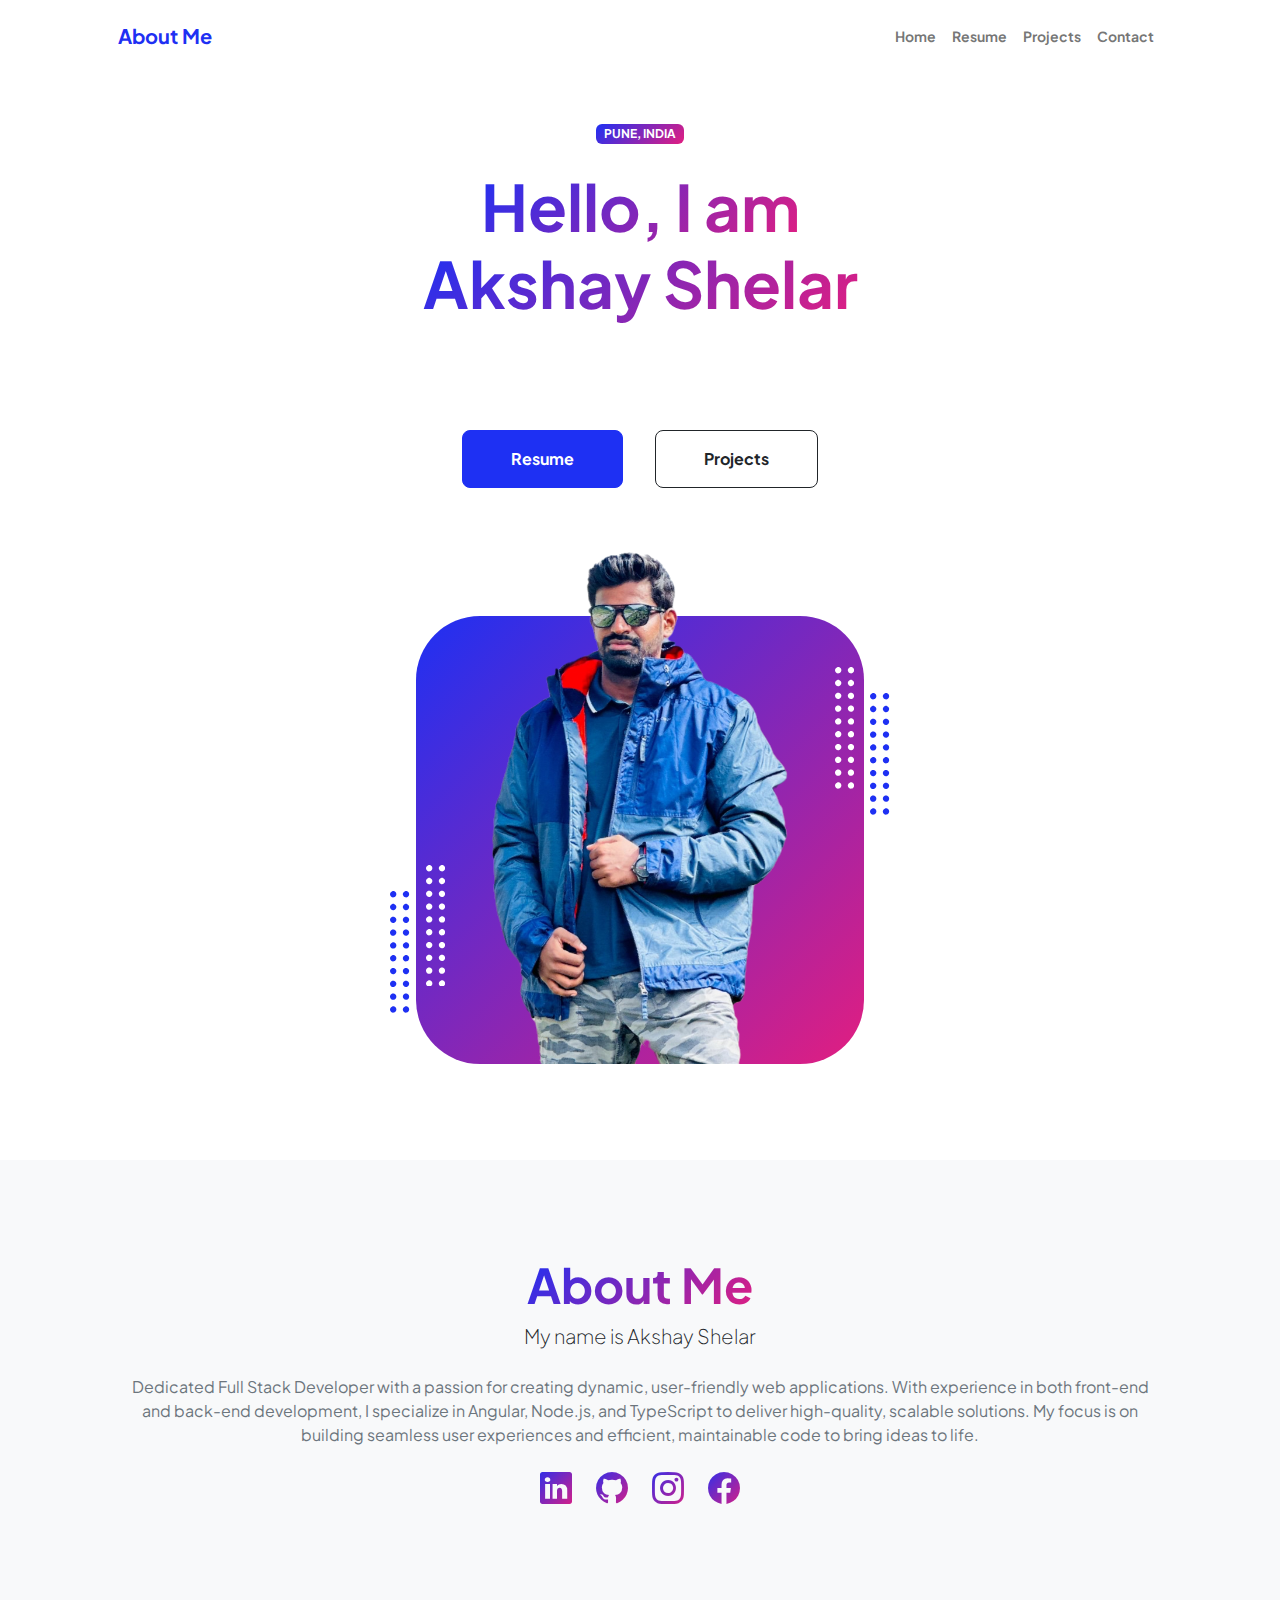
<file: index.html>
<!DOCTYPE html>
<html lang="en">
    <head>
        <meta charset="utf-8" />
        <meta name="viewport" content="width=device-width, initial-scale=1, shrink-to-fit=no" />
        <meta name="description" content="" />
        <meta name="author" content="" />
        <title>Akshay Shelar | Full-Stack Developer</title>
        <!-- Favicon-->
        <link rel="icon" type="image/x-icon" href="assets/favicon.ico" />
        <!-- Custom Google font-->
        <link rel="preconnect" href="https://fonts.googleapis.com" />
        <link rel="preconnect" href="https://fonts.gstatic.com" crossorigin />
        <link href="https://fonts.googleapis.com/css2?family=Plus+Jakarta+Sans:wght@100;200;300;400;500;600;700;800;900&amp;display=swap" rel="stylesheet" />
        <!-- Bootstrap icons-->
        <link href="https://cdn.jsdelivr.net/npm/bootstrap-icons@1.8.1/font/bootstrap-icons.css" rel="stylesheet" />
        <!-- Core theme CSS (includes Bootstrap)-->
        <link href="css/styles.css" rel="stylesheet" />
    </head>
    <body class="d-flex flex-column h-100">
        <main class="flex-shrink-0">
            <!-- Navigation-->
            <nav class="navbar navbar-expand-lg navbar-light bg-white py-3">
                <div class="container px-5">
                    <a class="navbar-brand" href="index.html"><span class="fw-bolder text-primary">About Me</span></a>
                    <button class="navbar-toggler" type="button" data-bs-toggle="collapse" data-bs-target="#navbarSupportedContent" aria-controls="navbarSupportedContent" aria-expanded="false" aria-label="Toggle navigation"><span class="navbar-toggler-icon"></span></button>
                    <div class="collapse navbar-collapse" id="navbarSupportedContent">
                        <ul class="navbar-nav ms-auto mb-2 mb-lg-0 small fw-bolder">
                            <li class="nav-item"><a class="nav-link" href="index.html">Home</a></li>
                            <li class="nav-item"><a class="nav-link" href="resume.html">Resume</a></li>
                            <li class="nav-item"><a class="nav-link" href="projects.html">Projects</a></li>
                            <li class="nav-item"><a class="nav-link" href="contact.html">Contact</a></li>
                        </ul>
                    </div>
                </div>
            </nav>
            <!-- Header-->
            <header class="py-5">
                <div class="container px-5 pb-5">
                    <div class="row gx-5 align-items-center">
                        <div class="col-xxl-5">
                            <!-- Header text content-->
                            <div class="text-center text-xxl-start">
                                <div class="badge bg-gradient-primary-to-secondary text-white mb-4"><div class="text-uppercase">Pune, India</div></div>
                                <h1 class="display-3 fw-bolder mb-5">
                                    <span class="text-gradient d-inline">Hello, I am</span>
                                    <br><span class="text-gradient">Akshay Shelar</span>
                                </h1>
                                <div class="subtitle subtitle-typed"></div>
                                <br>
                                <div class="d-grid gap-3 d-sm-flex justify-content-sm-center justify-content-xxl-start mb-3">
                                    <a class="btn btn-primary btn-lg px-5 py-3 me-sm-3 fs-6 fw-bolder" href="resume.html">Resume</a>
                                    <a class="btn btn-outline-dark btn-lg px-5 py-3 fs-6 fw-bolder" href="projects.html">Projects</a>
                                </div>
                            </div>
                        </div>
                        <div class="col-xxl-7">
                            <!-- Header profile picture-->
                            <div class="d-flex justify-content-center mt-5 mt-xxl-0">
                                <div class="profile bg-gradient-primary-to-secondary">
                                    <!-- TIP: For best results, use a photo with a transparent background like the demo example below-->
                                    <!-- Watch a tutorial on how to do this on YouTube (link)-->
                                    <img class="profile-img" src="assets/profile.png" alt="..." />
                                    <div class="dots-1">
                                        <!-- SVG Dots-->
                                        <svg version="1.1" xmlns="http://www.w3.org/2000/svg" xmlns:xlink="http://www.w3.org/1999/xlink" x="0px" y="0px" viewBox="0 0 191.6 1215.4" style="enable-background: new 0 0 191.6 1215.4" xml:space="preserve">
                                            <g transform="translate(0.000000,1280.000000) scale(0.100000,-0.100000)">
                                                <path d="M227.7,12788.6c-105-35-200-141-222-248c-43-206,163-412,369-369c155,32,275,190,260,339c-11,105-90,213-190,262        C383.7,12801.6,289.7,12808.6,227.7,12788.6z"></path>
                                                <path d="M1507.7,12788.6c-151-50-253-216-222-362c25-119,136-230,254-255c194-41,395,142,375,339c-11,105-90,213-190,262        C1663.7,12801.6,1569.7,12808.6,1507.7,12788.6z"></path>
                                                <path d="M227.7,11508.6c-105-35-200-141-222-248c-43-206,163-412,369-369c155,32,275,190,260,339c-11,105-90,213-190,262        C383.7,11521.6,289.7,11528.6,227.7,11508.6z"></path>
                                                <path d="M1507.7,11508.6c-151-50-253-216-222-362c25-119,136-230,254-255c194-41,395,142,375,339c-11,105-90,213-190,262        C1663.7,11521.6,1569.7,11528.6,1507.7,11508.6z"></path>
                                                <path d="M227.7,10228.6c-105-35-200-141-222-248c-43-206,163-412,369-369c155,32,275,190,260,339c-11,105-90,213-190,262        C383.7,10241.6,289.7,10248.6,227.7,10228.6z"></path>
                                                <path d="M1507.7,10228.6c-105-35-200-141-222-248c-43-206,163-412,369-369c155,32,275,190,260,339c-11,105-90,213-190,262        C1663.7,10241.6,1569.7,10248.6,1507.7,10228.6z"></path>
                                                <path d="M227.7,8948.6c-105-35-200-141-222-248c-43-206,163-412,369-369c155,32,275,190,260,339c-11,105-90,213-190,262        C383.7,8961.6,289.7,8968.6,227.7,8948.6z"></path>
                                                <path d="M1507.7,8948.6c-105-35-200-141-222-248c-43-206,163-412,369-369c155,32,275,190,260,339c-11,105-90,213-190,262        C1663.7,8961.6,1569.7,8968.6,1507.7,8948.6z"></path>
                                                <path d="M227.7,7668.6c-105-35-200-141-222-248c-43-206,163-412,369-369c155,32,275,190,260,339c-11,105-90,213-190,262        C383.7,7681.6,289.7,7688.6,227.7,7668.6z"></path>
                                                <path d="M1507.7,7668.6c-105-35-200-141-222-248c-43-206,163-412,369-369c155,32,275,190,260,339c-11,105-90,213-190,262        C1663.7,7681.6,1569.7,7688.6,1507.7,7668.6z"></path>
                                                <path d="M227.7,6388.6c-105-35-200-141-222-248c-43-206,163-412,369-369c155,32,275,190,260,339c-11,105-90,213-190,262        C383.7,6401.6,289.7,6408.6,227.7,6388.6z"></path>
                                                <path d="M1507.7,6388.6c-105-35-200-141-222-248c-43-206,163-412,369-369c155,32,275,190,260,339c-11,105-90,213-190,262        C1663.7,6401.6,1569.7,6408.6,1507.7,6388.6z"></path>
                                                <path d="M227.7,5108.6c-105-35-200-141-222-248c-43-206,163-412,369-369c155,32,275,190,260,339c-11,105-90,213-190,262        C383.7,5121.6,289.7,5128.6,227.7,5108.6z"></path>
                                                <path d="M1507.7,5108.6c-105-35-200-141-222-248c-43-206,163-412,369-369c155,32,275,190,260,339c-11,105-90,213-190,262        C1663.7,5121.6,1569.7,5128.6,1507.7,5108.6z"></path>
                                                <path d="M227.7,3828.6c-105-35-200-141-222-248c-43-206,163-412,369-369c155,32,275,190,260,339c-11,105-90,213-190,262        C383.7,3841.6,289.7,3848.6,227.7,3828.6z"></path>
                                                <path d="M1507.7,3828.6c-105-35-200-141-222-248c-43-206,163-412,369-369c155,32,275,190,260,339c-11,105-90,213-190,262        C1663.7,3841.6,1569.7,3848.6,1507.7,3828.6z"></path>
                                                <path d="M227.7,2548.6c-105-35-200-141-222-248c-43-206,163-412,369-369c155,32,275,190,260,339c-11,105-90,213-190,262        C383.7,2561.6,289.7,2568.6,227.7,2548.6z"></path>
                                                <path d="M1507.7,2548.6c-105-35-200-141-222-248c-43-206,163-412,369-369c155,32,275,190,260,339c-11,105-90,213-190,262        C1663.7,2561.6,1569.7,2568.6,1507.7,2548.6z"></path>
                                                <path d="M227.7,1268.6c-105-35-200-141-222-248c-43-206,163-412,369-369c155,32,275,190,260,339c-11,105-90,213-190,262        C383.7,1281.6,289.7,1288.6,227.7,1268.6z"></path>
                                                <path d="M1507.7,1268.6c-105-35-200-141-222-248c-43-206,163-412,369-369c155,32,275,190,260,339c-11,105-90,213-190,262        C1663.7,1281.6,1569.7,1288.6,1507.7,1268.6z"></path>
                                            </g>
                                        </svg>
                                        <!-- END of SVG dots-->
                                    </div>
                                    <div class="dots-2">
                                        <!-- SVG Dots-->
                                        <svg version="1.1" xmlns="http://www.w3.org/2000/svg" xmlns:xlink="http://www.w3.org/1999/xlink" x="0px" y="0px" viewBox="0 0 191.6 1215.4" style="enable-background: new 0 0 191.6 1215.4" xml:space="preserve">
                                            <g transform="translate(0.000000,1280.000000) scale(0.100000,-0.100000)">
                                                <path d="M227.7,12788.6c-105-35-200-141-222-248c-43-206,163-412,369-369c155,32,275,190,260,339c-11,105-90,213-190,262        C383.7,12801.6,289.7,12808.6,227.7,12788.6z"></path>
                                                <path d="M1507.7,12788.6c-151-50-253-216-222-362c25-119,136-230,254-255c194-41,395,142,375,339c-11,105-90,213-190,262        C1663.7,12801.6,1569.7,12808.6,1507.7,12788.6z"></path>
                                                <path d="M227.7,11508.6c-105-35-200-141-222-248c-43-206,163-412,369-369c155,32,275,190,260,339c-11,105-90,213-190,262        C383.7,11521.6,289.7,11528.6,227.7,11508.6z"></path>
                                                <path d="M1507.7,11508.6c-151-50-253-216-222-362c25-119,136-230,254-255c194-41,395,142,375,339c-11,105-90,213-190,262        C1663.7,11521.6,1569.7,11528.6,1507.7,11508.6z"></path>
                                                <path d="M227.7,10228.6c-105-35-200-141-222-248c-43-206,163-412,369-369c155,32,275,190,260,339c-11,105-90,213-190,262        C383.7,10241.6,289.7,10248.6,227.7,10228.6z"></path>
                                                <path d="M1507.7,10228.6c-105-35-200-141-222-248c-43-206,163-412,369-369c155,32,275,190,260,339c-11,105-90,213-190,262        C1663.7,10241.6,1569.7,10248.6,1507.7,10228.6z"></path>
                                                <path d="M227.7,8948.6c-105-35-200-141-222-248c-43-206,163-412,369-369c155,32,275,190,260,339c-11,105-90,213-190,262        C383.7,8961.6,289.7,8968.6,227.7,8948.6z"></path>
                                                <path d="M1507.7,8948.6c-105-35-200-141-222-248c-43-206,163-412,369-369c155,32,275,190,260,339c-11,105-90,213-190,262        C1663.7,8961.6,1569.7,8968.6,1507.7,8948.6z"></path>
                                                <path d="M227.7,7668.6c-105-35-200-141-222-248c-43-206,163-412,369-369c155,32,275,190,260,339c-11,105-90,213-190,262        C383.7,7681.6,289.7,7688.6,227.7,7668.6z"></path>
                                                <path d="M1507.7,7668.6c-105-35-200-141-222-248c-43-206,163-412,369-369c155,32,275,190,260,339c-11,105-90,213-190,262        C1663.7,7681.6,1569.7,7688.6,1507.7,7668.6z"></path>
                                                <path d="M227.7,6388.6c-105-35-200-141-222-248c-43-206,163-412,369-369c155,32,275,190,260,339c-11,105-90,213-190,262        C383.7,6401.6,289.7,6408.6,227.7,6388.6z"></path>
                                                <path d="M1507.7,6388.6c-105-35-200-141-222-248c-43-206,163-412,369-369c155,32,275,190,260,339c-11,105-90,213-190,262        C1663.7,6401.6,1569.7,6408.6,1507.7,6388.6z"></path>
                                                <path d="M227.7,5108.6c-105-35-200-141-222-248c-43-206,163-412,369-369c155,32,275,190,260,339c-11,105-90,213-190,262        C383.7,5121.6,289.7,5128.6,227.7,5108.6z"></path>
                                                <path d="M1507.7,5108.6c-105-35-200-141-222-248c-43-206,163-412,369-369c155,32,275,190,260,339c-11,105-90,213-190,262        C1663.7,5121.6,1569.7,5128.6,1507.7,5108.6z"></path>
                                                <path d="M227.7,3828.6c-105-35-200-141-222-248c-43-206,163-412,369-369c155,32,275,190,260,339c-11,105-90,213-190,262        C383.7,3841.6,289.7,3848.6,227.7,3828.6z"></path>
                                                <path d="M1507.7,3828.6c-105-35-200-141-222-248c-43-206,163-412,369-369c155,32,275,190,260,339c-11,105-90,213-190,262        C1663.7,3841.6,1569.7,3848.6,1507.7,3828.6z"></path>
                                                <path d="M227.7,2548.6c-105-35-200-141-222-248c-43-206,163-412,369-369c155,32,275,190,260,339c-11,105-90,213-190,262        C383.7,2561.6,289.7,2568.6,227.7,2548.6z"></path>
                                                <path d="M1507.7,2548.6c-105-35-200-141-222-248c-43-206,163-412,369-369c155,32,275,190,260,339c-11,105-90,213-190,262        C1663.7,2561.6,1569.7,2568.6,1507.7,2548.6z"></path>
                                                <path d="M227.7,1268.6c-105-35-200-141-222-248c-43-206,163-412,369-369c155,32,275,190,260,339c-11,105-90,213-190,262        C383.7,1281.6,289.7,1288.6,227.7,1268.6z"></path>
                                                <path d="M1507.7,1268.6c-105-35-200-141-222-248c-43-206,163-412,369-369c155,32,275,190,260,339c-11,105-90,213-190,262        C1663.7,1281.6,1569.7,1288.6,1507.7,1268.6z"></path>
                                            </g>
                                        </svg>
                                        <!-- END of SVG dots-->
                                    </div>
                                    <div class="dots-3">
                                        <!-- SVG Dots-->
                                        <svg version="1.1" xmlns="http://www.w3.org/2000/svg" xmlns:xlink="http://www.w3.org/1999/xlink" x="0px" y="0px" viewBox="0 0 191.6 1215.4" style="enable-background: new 0 0 191.6 1215.4" xml:space="preserve">
                                            <g transform="translate(0.000000,1280.000000) scale(0.100000,-0.100000)">
                                                <path d="M227.7,12788.6c-105-35-200-141-222-248c-43-206,163-412,369-369c155,32,275,190,260,339c-11,105-90,213-190,262        C383.7,12801.6,289.7,12808.6,227.7,12788.6z"></path>
                                                <path d="M1507.7,12788.6c-151-50-253-216-222-362c25-119,136-230,254-255c194-41,395,142,375,339c-11,105-90,213-190,262        C1663.7,12801.6,1569.7,12808.6,1507.7,12788.6z"></path>
                                                <path d="M227.7,11508.6c-105-35-200-141-222-248c-43-206,163-412,369-369c155,32,275,190,260,339c-11,105-90,213-190,262        C383.7,11521.6,289.7,11528.6,227.7,11508.6z"></path>
                                                <path d="M1507.7,11508.6c-151-50-253-216-222-362c25-119,136-230,254-255c194-41,395,142,375,339c-11,105-90,213-190,262        C1663.7,11521.6,1569.7,11528.6,1507.7,11508.6z"></path>
                                                <path d="M227.7,10228.6c-105-35-200-141-222-248c-43-206,163-412,369-369c155,32,275,190,260,339c-11,105-90,213-190,262        C383.7,10241.6,289.7,10248.6,227.7,10228.6z"></path>
                                                <path d="M1507.7,10228.6c-105-35-200-141-222-248c-43-206,163-412,369-369c155,32,275,190,260,339c-11,105-90,213-190,262        C1663.7,10241.6,1569.7,10248.6,1507.7,10228.6z"></path>
                                                <path d="M227.7,8948.6c-105-35-200-141-222-248c-43-206,163-412,369-369c155,32,275,190,260,339c-11,105-90,213-190,262        C383.7,8961.6,289.7,8968.6,227.7,8948.6z"></path>
                                                <path d="M1507.7,8948.6c-105-35-200-141-222-248c-43-206,163-412,369-369c155,32,275,190,260,339c-11,105-90,213-190,262        C1663.7,8961.6,1569.7,8968.6,1507.7,8948.6z"></path>
                                                <path d="M227.7,7668.6c-105-35-200-141-222-248c-43-206,163-412,369-369c155,32,275,190,260,339c-11,105-90,213-190,262        C383.7,7681.6,289.7,7688.6,227.7,7668.6z"></path>
                                                <path d="M1507.7,7668.6c-105-35-200-141-222-248c-43-206,163-412,369-369c155,32,275,190,260,339c-11,105-90,213-190,262        C1663.7,7681.6,1569.7,7688.6,1507.7,7668.6z"></path>
                                                <path d="M227.7,6388.6c-105-35-200-141-222-248c-43-206,163-412,369-369c155,32,275,190,260,339c-11,105-90,213-190,262        C383.7,6401.6,289.7,6408.6,227.7,6388.6z"></path>
                                                <path d="M1507.7,6388.6c-105-35-200-141-222-248c-43-206,163-412,369-369c155,32,275,190,260,339c-11,105-90,213-190,262        C1663.7,6401.6,1569.7,6408.6,1507.7,6388.6z"></path>
                                                <path d="M227.7,5108.6c-105-35-200-141-222-248c-43-206,163-412,369-369c155,32,275,190,260,339c-11,105-90,213-190,262        C383.7,5121.6,289.7,5128.6,227.7,5108.6z"></path>
                                                <path d="M1507.7,5108.6c-105-35-200-141-222-248c-43-206,163-412,369-369c155,32,275,190,260,339c-11,105-90,213-190,262        C1663.7,5121.6,1569.7,5128.6,1507.7,5108.6z"></path>
                                                <path d="M227.7,3828.6c-105-35-200-141-222-248c-43-206,163-412,369-369c155,32,275,190,260,339c-11,105-90,213-190,262        C383.7,3841.6,289.7,3848.6,227.7,3828.6z"></path>
                                                <path d="M1507.7,3828.6c-105-35-200-141-222-248c-43-206,163-412,369-369c155,32,275,190,260,339c-11,105-90,213-190,262        C1663.7,3841.6,1569.7,3848.6,1507.7,3828.6z"></path>
                                                <path d="M227.7,2548.6c-105-35-200-141-222-248c-43-206,163-412,369-369c155,32,275,190,260,339c-11,105-90,213-190,262        C383.7,2561.6,289.7,2568.6,227.7,2548.6z"></path>
                                                <path d="M1507.7,2548.6c-105-35-200-141-222-248c-43-206,163-412,369-369c155,32,275,190,260,339c-11,105-90,213-190,262        C1663.7,2561.6,1569.7,2568.6,1507.7,2548.6z"></path>
                                                <path d="M227.7,1268.6c-105-35-200-141-222-248c-43-206,163-412,369-369c155,32,275,190,260,339c-11,105-90,213-190,262        C383.7,1281.6,289.7,1288.6,227.7,1268.6z"></path>
                                                <path d="M1507.7,1268.6c-105-35-200-141-222-248c-43-206,163-412,369-369c155,32,275,190,260,339c-11,105-90,213-190,262        C1663.7,1281.6,1569.7,1288.6,1507.7,1268.6z"></path>
                                            </g>
                                        </svg>
                                        <!-- END of SVG dots-->
                                    </div>
                                    <div class="dots-4">
                                        <!-- SVG Dots-->
                                        <svg version="1.1" xmlns="http://www.w3.org/2000/svg" xmlns:xlink="http://www.w3.org/1999/xlink" x="0px" y="0px" viewBox="0 0 191.6 1215.4" style="enable-background: new 0 0 191.6 1215.4" xml:space="preserve">
                                            <g transform="translate(0.000000,1280.000000) scale(0.100000,-0.100000)">
                                                <path d="M227.7,12788.6c-105-35-200-141-222-248c-43-206,163-412,369-369c155,32,275,190,260,339c-11,105-90,213-190,262        C383.7,12801.6,289.7,12808.6,227.7,12788.6z"></path>
                                                <path d="M1507.7,12788.6c-151-50-253-216-222-362c25-119,136-230,254-255c194-41,395,142,375,339c-11,105-90,213-190,262        C1663.7,12801.6,1569.7,12808.6,1507.7,12788.6z"></path>
                                                <path d="M227.7,11508.6c-105-35-200-141-222-248c-43-206,163-412,369-369c155,32,275,190,260,339c-11,105-90,213-190,262        C383.7,11521.6,289.7,11528.6,227.7,11508.6z"></path>
                                                <path d="M1507.7,11508.6c-151-50-253-216-222-362c25-119,136-230,254-255c194-41,395,142,375,339c-11,105-90,213-190,262        C1663.7,11521.6,1569.7,11528.6,1507.7,11508.6z"></path>
                                                <path d="M227.7,10228.6c-105-35-200-141-222-248c-43-206,163-412,369-369c155,32,275,190,260,339c-11,105-90,213-190,262        C383.7,10241.6,289.7,10248.6,227.7,10228.6z"></path>
                                                <path d="M1507.7,10228.6c-105-35-200-141-222-248c-43-206,163-412,369-369c155,32,275,190,260,339c-11,105-90,213-190,262        C1663.7,10241.6,1569.7,10248.6,1507.7,10228.6z"></path>
                                                <path d="M227.7,8948.6c-105-35-200-141-222-248c-43-206,163-412,369-369c155,32,275,190,260,339c-11,105-90,213-190,262        C383.7,8961.6,289.7,8968.6,227.7,8948.6z"></path>
                                                <path d="M1507.7,8948.6c-105-35-200-141-222-248c-43-206,163-412,369-369c155,32,275,190,260,339c-11,105-90,213-190,262        C1663.7,8961.6,1569.7,8968.6,1507.7,8948.6z"></path>
                                                <path d="M227.7,7668.6c-105-35-200-141-222-248c-43-206,163-412,369-369c155,32,275,190,260,339c-11,105-90,213-190,262        C383.7,7681.6,289.7,7688.6,227.7,7668.6z"></path>
                                                <path d="M1507.7,7668.6c-105-35-200-141-222-248c-43-206,163-412,369-369c155,32,275,190,260,339c-11,105-90,213-190,262        C1663.7,7681.6,1569.7,7688.6,1507.7,7668.6z"></path>
                                                <path d="M227.7,6388.6c-105-35-200-141-222-248c-43-206,163-412,369-369c155,32,275,190,260,339c-11,105-90,213-190,262        C383.7,6401.6,289.7,6408.6,227.7,6388.6z"></path>
                                                <path d="M1507.7,6388.6c-105-35-200-141-222-248c-43-206,163-412,369-369c155,32,275,190,260,339c-11,105-90,213-190,262        C1663.7,6401.6,1569.7,6408.6,1507.7,6388.6z"></path>
                                                <path d="M227.7,5108.6c-105-35-200-141-222-248c-43-206,163-412,369-369c155,32,275,190,260,339c-11,105-90,213-190,262        C383.7,5121.6,289.7,5128.6,227.7,5108.6z"></path>
                                                <path d="M1507.7,5108.6c-105-35-200-141-222-248c-43-206,163-412,369-369c155,32,275,190,260,339c-11,105-90,213-190,262        C1663.7,5121.6,1569.7,5128.6,1507.7,5108.6z"></path>
                                                <path d="M227.7,3828.6c-105-35-200-141-222-248c-43-206,163-412,369-369c155,32,275,190,260,339c-11,105-90,213-190,262        C383.7,3841.6,289.7,3848.6,227.7,3828.6z"></path>
                                                <path d="M1507.7,3828.6c-105-35-200-141-222-248c-43-206,163-412,369-369c155,32,275,190,260,339c-11,105-90,213-190,262        C1663.7,3841.6,1569.7,3848.6,1507.7,3828.6z"></path>
                                                <path d="M227.7,2548.6c-105-35-200-141-222-248c-43-206,163-412,369-369c155,32,275,190,260,339c-11,105-90,213-190,262        C383.7,2561.6,289.7,2568.6,227.7,2548.6z"></path>
                                                <path d="M1507.7,2548.6c-105-35-200-141-222-248c-43-206,163-412,369-369c155,32,275,190,260,339c-11,105-90,213-190,262        C1663.7,2561.6,1569.7,2568.6,1507.7,2548.6z"></path>
                                                <path d="M227.7,1268.6c-105-35-200-141-222-248c-43-206,163-412,369-369c155,32,275,190,260,339c-11,105-90,213-190,262        C383.7,1281.6,289.7,1288.6,227.7,1268.6z"></path>
                                                <path d="M1507.7,1268.6c-105-35-200-141-222-248c-43-206,163-412,369-369c155,32,275,190,260,339c-11,105-90,213-190,262        C1663.7,1281.6,1569.7,1288.6,1507.7,1268.6z"></path>
                                            </g>
                                        </svg>
                                        <!-- END of SVG dots-->
                                    </div>
                                </div>
                            </div>
                        </div>
                    </div>
                </div>
            </header>
            <!-- About Section-->
            <section class="bg-light py-5">
                <div class="container px-5">
                    <div class="row gx-5 justify-content-center">
                        <div class="col-xxl-8">
                            <div class="text-center my-5">
                                <h2 class="display-5 fw-bolder"><span class="text-gradient d-inline">About Me</span></h2>
                                <p class="lead fw-light mb-4">My name is Akshay Shelar</p>
                                <p class="text-muted">Dedicated Full Stack Developer with a passion for creating dynamic, user-friendly web applications. With experience in both front-end and back-end development, I specialize in Angular, Node.js, and TypeScript to deliver high-quality, scalable solutions. My focus is on building seamless user experiences and efficient, maintainable code to bring ideas to life.</p>
                                <div class="d-flex justify-content-center fs-2 gap-4">
                                    <a class="text-gradient" href="https://www.linkedin.com/in/akshay-shelar5151"><i class="bi bi-linkedin"></i></a>
                                    <a class="text-gradient" href="https://github.com/akshay5151"><i class="bi bi-github"></i></a>
                                    <a class="text-gradient" href="https://www.instagram.com/akshayshelar_5151/?hl=en"><i class="bi bi-instagram"></i></a>
                                    <a class="text-gradient" href="#!"><i class="bi bi-facebook"></i></a>
                                </div>
                            </div>
                        </div>
                    </div>
                </div>
            </section>
        </main>
        <!-- Footer-->
        <!-- <footer class="bg-white py-4 mt-auto">
            <div class="container px-5">
                <div class="row align-items-center justify-content-between flex-column flex-sm-row">
                    <div class="col-auto"><div class="small m-0">Copyright &copy; Your Website 2023</div></div>
                    <div class="col-auto">
                        <a class="small" href="#!">Privacy</a>
                        <span class="mx-1">&middot;</span>
                        <a class="small" href="#!">Terms</a>
                        <span class="mx-1">&middot;</span>
                        <a class="small" href="#!">Contact</a>
                    </div>
                </div>
            </div>
        </footer> -->
        <!-- Bootstrap core JS-->
        <script src="https://cdn.jsdelivr.net/npm/bootstrap@5.2.3/dist/js/bootstrap.bundle.min.js"></script>
        <!-- Core theme JS-->
        <script src="js/scripts.js"></script>
    </body>
</html>
</file>
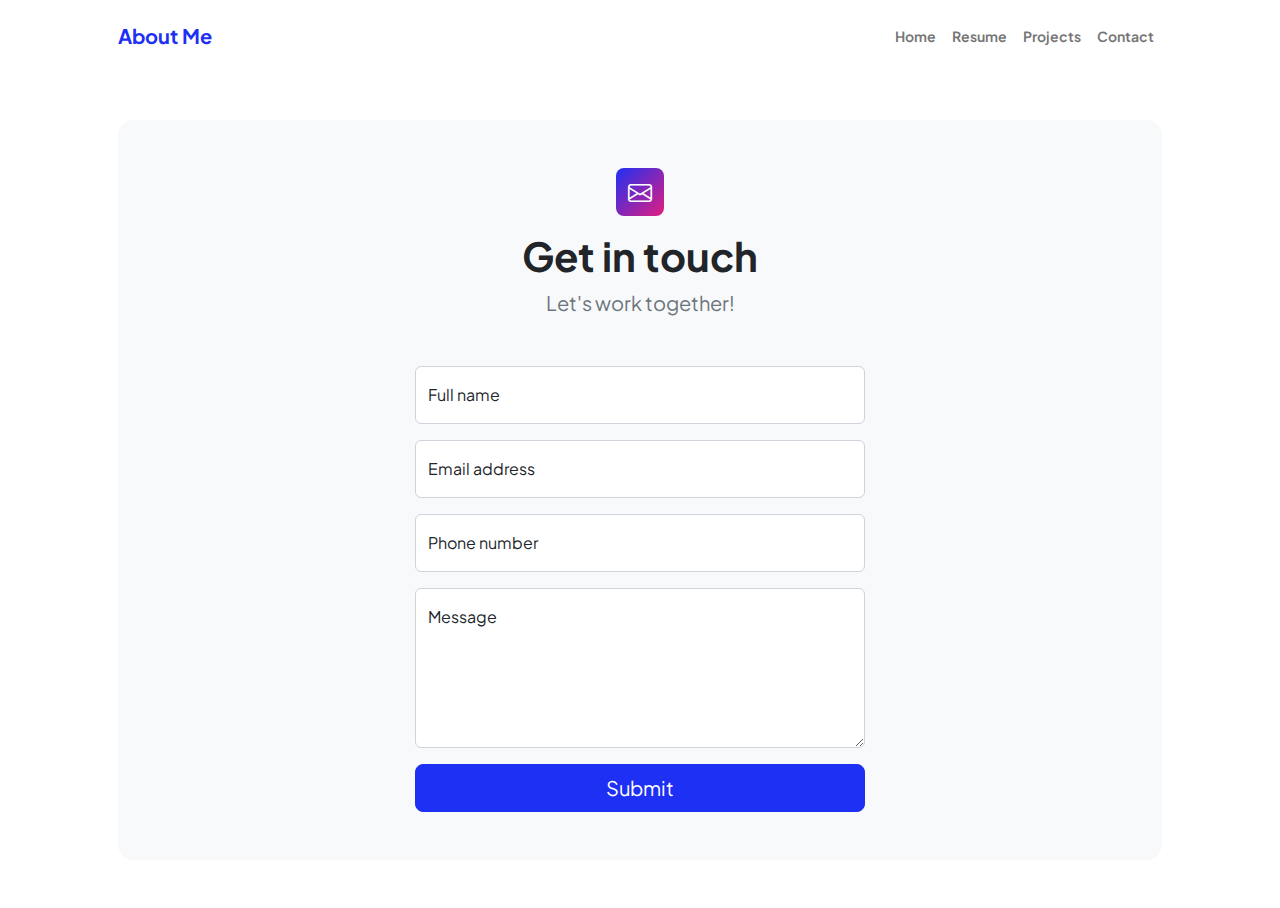
<file: contact.html>
<!DOCTYPE html>
<html lang="en">

<head>
    <meta charset="utf-8" />
    <meta name="viewport" content="width=device-width, initial-scale=1, shrink-to-fit=no" />
    <meta name="description" content />
    <meta name="author" content />
    <title>Akshay Shelar | Full-Stack Developer</title>
    <!-- Favicon-->
    <link rel="icon" type="image/x-icon" href="assets/favicon.ico" />
    <!-- Custom Google font-->
    <link rel="preconnect" href="https://fonts.googleapis.com" />
    <link rel="preconnect" href="https://fonts.gstatic.com" crossorigin />
    <link
        href="https://fonts.googleapis.com/css2?family=Plus+Jakarta+Sans:wght@100;200;300;400;500;600;700;800;900&amp;display=swap"
        rel="stylesheet" />
    <!-- Bootstrap icons-->
    <link href="https://cdn.jsdelivr.net/npm/bootstrap-icons@1.8.1/font/bootstrap-icons.css" rel="stylesheet" />
    <!-- Core theme CSS (includes Bootstrap)-->
    <link href="css/styles.css" rel="stylesheet" />
</head>

<body class="d-flex flex-column">
    <main class="flex-shrink-0">
        <!-- Navigation-->
        <nav class="navbar navbar-expand-lg navbar-light bg-white py-3">
            <div class="container px-5">
                <a class="navbar-brand" href="index.html"><span class="fw-bolder text-primary">About Me</span></a>
                <button class="navbar-toggler" type="button" data-bs-toggle="collapse"
                    data-bs-target="#navbarSupportedContent" aria-controls="navbarSupportedContent"
                    aria-expanded="false" aria-label="Toggle navigation"><span
                        class="navbar-toggler-icon"></span></button>
                <div class="collapse navbar-collapse" id="navbarSupportedContent">
                    <ul class="navbar-nav ms-auto mb-2 mb-lg-0 small fw-bolder">
                        <li class="nav-item"><a class="nav-link" href="index.html">Home</a></li>
                        <li class="nav-item"><a class="nav-link" href="resume.html">Resume</a></li>
                        <li class="nav-item"><a class="nav-link" href="projects.html">Projects</a></li>
                        <li class="nav-item"><a class="nav-link" href="contact.html">Contact</a></li>
                    </ul>
                </div>
            </div>
        </nav>
        <!-- Page content-->
        <section class="py-5">
            <div class="container px-5">
                <!-- Contact form-->
                <div class="bg-light rounded-4 py-5 px-4 px-md-5">
                    <div class="text-center mb-5">
                        <div class="feature bg-primary bg-gradient-primary-to-secondary text-white rounded-3 mb-3"><i
                                class="bi bi-envelope"></i></div>
                        <h1 class="fw-bolder">Get in touch</h1>
                        <p class="lead fw-normal text-muted mb-0">Let's work together!</p>
                    </div>
                    <div class="row gx-5 justify-content-center">
                        <div class="col-lg-8 col-xl-6">
                            <!-- * * * * * * * * * * * * * * *-->
                            <!-- * * SB Forms Contact Form * *-->
                            <!-- * * * * * * * * * * * * * * *-->
                            <!-- This form is pre-integrated with SB Forms.-->
                            <!-- To make this form functional, sign up at-->
                            <!-- https://startbootstrap.com/solution/contact-forms-->
                            <!-- to get an API token!-->
                            <form action="https://docs.google.com/forms/d/e/1FAIpQLSdUFN-5KaqSscpFd4i2_hJ0mPYvNo-Q5biUbE5b_RR2up1Dmw/formResponse" method="POST" id="contactForm">
                                <!-- Name input -->
                                <div class="form-floating mb-3">
                                    <input class="form-control" name="entry.797094634" type="text" placeholder="Enter your name..." required />
                                    <label for="name">Full name</label>
                                    <div class="invalid-feedback">A name is required.</div>
                                </div>
                                <!-- Email address input -->
                                <div class="form-floating mb-3">
                                    <input class="form-control" name="entry.167960530" type="email" placeholder="name@example.com" required />
                                    <label for="email">Email address</label>
                                    <div class="invalid-feedback">An email is required.</div>
                                </div>
                                <!-- Phone number input -->
                                <div class="form-floating mb-3">
                                    <input class="form-control" name="entry.1792973252" type="tel" placeholder="(123) 456-7890" required />
                                    <label for="phone">Phone number</label>
                                    <div class="invalid-feedback">A phone number is required.</div>
                                </div>
                                <!-- Message input -->
                                <div class="form-floating mb-3">
                                    <textarea class="form-control" name="entry.256755475" placeholder="Enter your message here..." style="height: 10rem" required></textarea>
                                    <label for="message">Message</label>
                                    <div class="invalid-feedback">A message is required.</div>
                                </div>
                                <!-- Submit Button -->
                                <div class="d-grid">
                                    <button class="btn btn-primary btn-lg" type="submit">Submit</button>
                                </div>
                            </form>                       
                        </div>
                    </div>
                </div>
            </div>
        </section>
    </main>
    <!-- Footer-->
    <!-- <footer class="bg-white py-4 mt-auto">
            <div class="container px-5">
                <div class="row align-items-center justify-content-between flex-column flex-sm-row">
                    <div class="col-auto"><div class="small m-0">Copyright &copy; Your Website 2023</div></div>
                    <div class="col-auto">
                        <a class="small" href="#!">Privacy</a>
                        <span class="mx-1">&middot;</span>
                        <a class="small" href="#!">Terms</a>
                        <span class="mx-1">&middot;</span>
                        <a class="small" href="#!">Contact</a>
                    </div>
                </div>
            </div>
        </footer> -->
    <!-- Bootstrap core JS-->
    <script>
        document.getElementById('contactForm').addEventListener('submit', function(event) {
            // event.preventDefault(); // Prevent the default form submission behavior
    
            // Show confirmation message after submission
            setTimeout(() => {
                document.getElementById('contactForm').reset();
            }, 100);
        });
    </script>
    <script src="https://cdn.jsdelivr.net/npm/bootstrap@5.2.3/dist/js/bootstrap.bundle.min.js"></script>
    <!-- Core theme JS-->
    <script src="js/scripts.js"></script>
    <!-- * * * * * * * * * * * * * * * * * * * * * * * * * * * * * * * * * * * * * * * *-->
    <!-- * *                               SB Forms JS                               * *-->
    <!-- * * Activate your form at https://startbootstrap.com/solution/contact-forms * *-->
    <!-- * * * * * * * * * * * * * * * * * * * * * * * * * * * * * * * * * * * * * * * *-->
    <script src="https://cdn.startbootstrap.com/sb-forms-latest.js"></script>
</body>

</html>
</file>
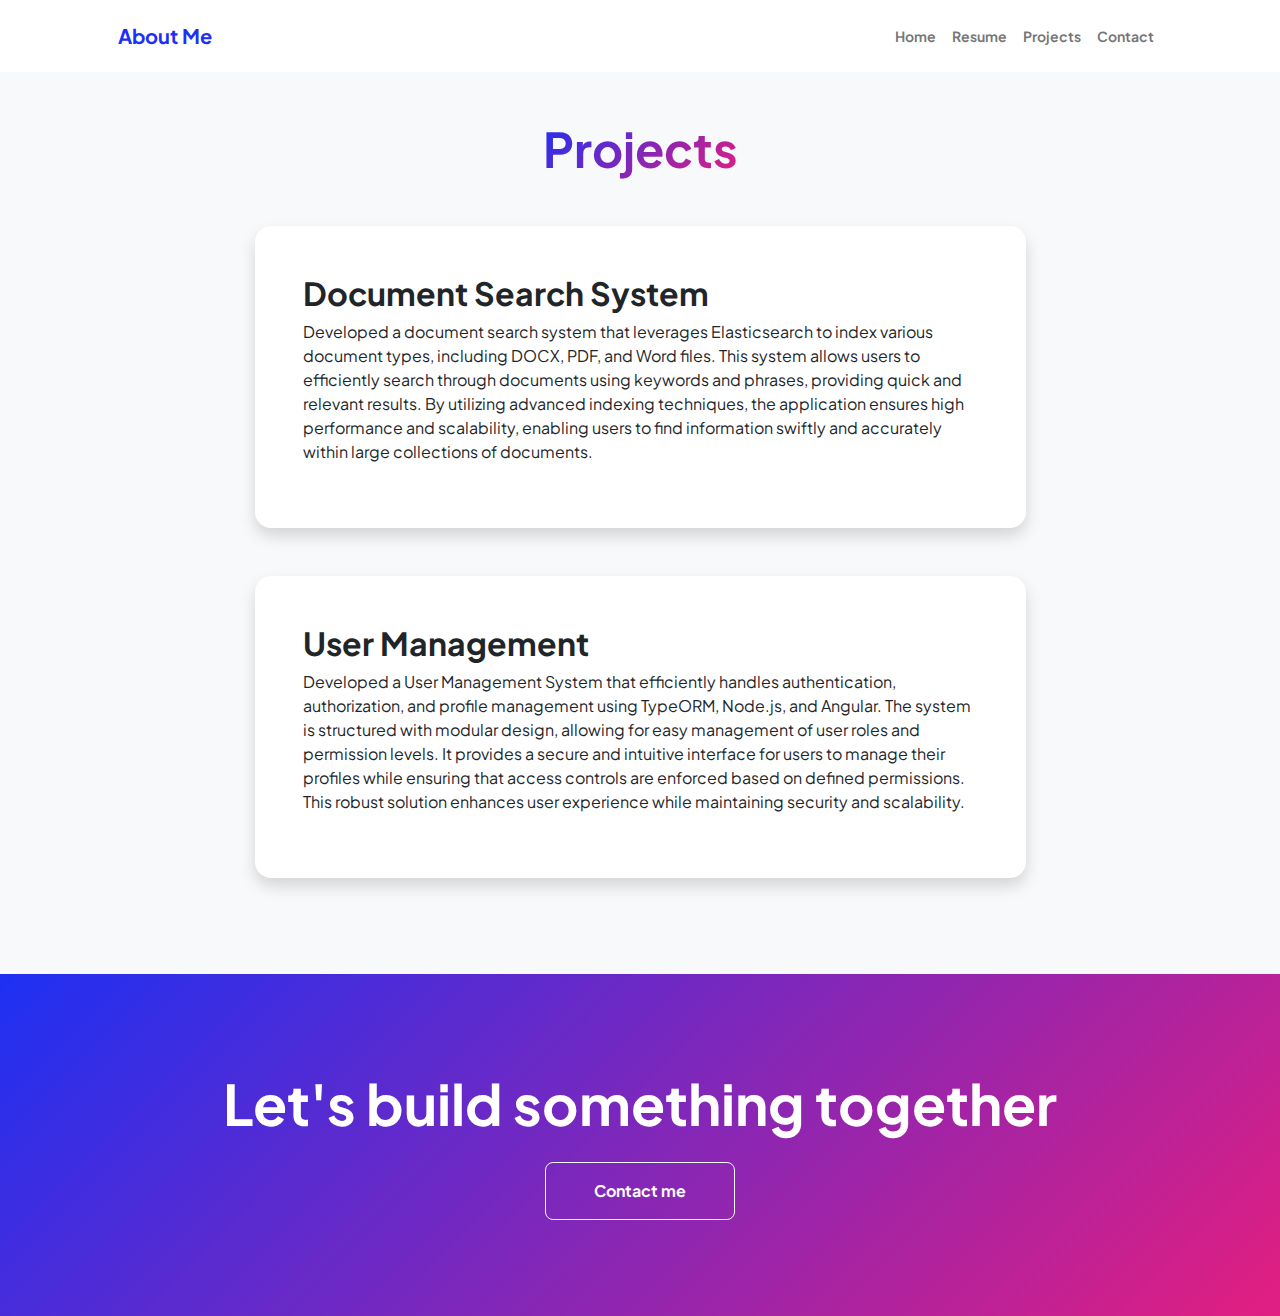
<file: projects.html>
<!DOCTYPE html>
<html lang="en">

<head>
    <meta charset="utf-8" />
    <meta name="viewport" content="width=device-width, initial-scale=1, shrink-to-fit=no" />
    <meta name="description" content="" />
    <meta name="author" content="" />
    <title>Akshay Shelar | Full-Stack Developer</title>
    <!-- Favicon-->
    <link rel="icon" type="image/x-icon" href="assets/favicon.ico" />
    <!-- Custom Google font-->
    <link rel="preconnect" href="https://fonts.googleapis.com" />
    <link rel="preconnect" href="https://fonts.gstatic.com" crossorigin />
    <link
        href="https://fonts.googleapis.com/css2?family=Plus+Jakarta+Sans:wght@100;200;300;400;500;600;700;800;900&amp;display=swap"
        rel="stylesheet" />
    <!-- Bootstrap icons-->
    <link href="https://cdn.jsdelivr.net/npm/bootstrap-icons@1.8.1/font/bootstrap-icons.css" rel="stylesheet" />
    <!-- Core theme CSS (includes Bootstrap)-->
    <link href="css/styles.css" rel="stylesheet" />
</head>

<body class="d-flex flex-column h-100 bg-light">
    <main class="flex-shrink-0">
        <!-- Navigation-->
        <nav class="navbar navbar-expand-lg navbar-light bg-white py-3">
            <div class="container px-5">
                <a class="navbar-brand" href="index.html"><span class="fw-bolder text-primary">About Me</span></a>
                <button class="navbar-toggler" type="button" data-bs-toggle="collapse"
                    data-bs-target="#navbarSupportedContent" aria-controls="navbarSupportedContent"
                    aria-expanded="false" aria-label="Toggle navigation"><span
                        class="navbar-toggler-icon"></span></button>
                <div class="collapse navbar-collapse" id="navbarSupportedContent">
                    <ul class="navbar-nav ms-auto mb-2 mb-lg-0 small fw-bolder">
                        <li class="nav-item"><a class="nav-link" href="index.html">Home</a></li>
                        <li class="nav-item"><a class="nav-link" href="resume.html">Resume</a></li>
                        <li class="nav-item"><a class="nav-link" href="projects.html">Projects</a></li>
                        <li class="nav-item"><a class="nav-link" href="contact.html">Contact</a></li>
                    </ul>
                </div>
            </div>
        </nav>
        <!-- Projects Section-->
        <section class="py-5">
            <div class="container px-5 mb-5">
                <div class="text-center mb-5">
                    <h1 class="display-5 fw-bolder mb-0"><span class="text-gradient d-inline">Projects</span></h1>
                </div>
                <div class="row gx-5 justify-content-center">
                    <div class="col-lg-11 col-xl-9 col-xxl-8">
                        <!-- Project Card 1-->
                        <div class="card overflow-hidden shadow rounded-4 border-0 mb-5">
                            <div class="card-body p-0">
                                <div class="d-flex align-items-center">
                                    <div class="p-5">
                                        <h2 class="fw-bolder">Document Search System</h2>
                                        <p>Developed a document search system that leverages Elasticsearch to index
                                            various document types, including DOCX, PDF, and Word files. This system
                                            allows users to efficiently search through documents using keywords and
                                            phrases, providing quick and relevant results. By utilizing advanced
                                            indexing techniques, the application ensures high performance and
                                            scalability, enabling users to find information swiftly and accurately
                                            within large collections of documents.</p>
                                    </div>
                                </div>
                            </div>
                        </div>
                        <!-- Project Card 2-->
                        <div class="card overflow-hidden shadow rounded-4 border-0">
                            <div class="card-body p-0">
                                <div class="d-flex align-items-center">
                                    <div class="p-5">
                                        <h2 class="fw-bolder">User Management</h2>
                                        <p>Developed a User Management System that efficiently handles authentication, authorization, and profile management using TypeORM, Node.js, and Angular. The system is structured with modular design, allowing for easy management of user roles and permission levels. It provides a secure and intuitive interface for users to manage their profiles while ensuring that access controls are enforced based on defined permissions. This robust solution enhances user experience while maintaining security and scalability.</p>
                                    </div>
                                </div>
                            </div>
                        </div>
                    </div>
                </div>
            </div>
        </section>
        <!-- Call to action section-->
        <section class="py-5 bg-gradient-primary-to-secondary text-white">
            <div class="container px-5 my-5">
                <div class="text-center">
                    <h2 class="display-4 fw-bolder mb-4">Let's build something together</h2>
                    <a class="btn btn-outline-light btn-lg px-5 py-3 fs-6 fw-bolder" href="contact.html">Contact me</a>
                </div>
            </div>
        </section>
    </main>
    <!-- Footer-->
    <!-- <footer class="bg-white py-4 mt-auto">
        <div class="container px-5">
            <div class="row align-items-center justify-content-between flex-column flex-sm-row">
                <div class="col-auto">
                    <div class="small m-0">Copyright &copy; Your Website 2023</div>
                </div>
                <div class="col-auto">
                    <a class="small" href="#!">Privacy</a>
                    <span class="mx-1">&middot;</span>
                    <a class="small" href="#!">Terms</a>
                    <span class="mx-1">&middot;</span>
                    <a class="small" href="#!">Contact</a>
                </div>
            </div>
        </div>
    </footer> -->
    <!-- Bootstrap core JS-->
    <script src="https://cdn.jsdelivr.net/npm/bootstrap@5.2.3/dist/js/bootstrap.bundle.min.js"></script>
    <!-- Core theme JS-->
    <script src="js/scripts.js"></script>
</body>

</html>
</file>
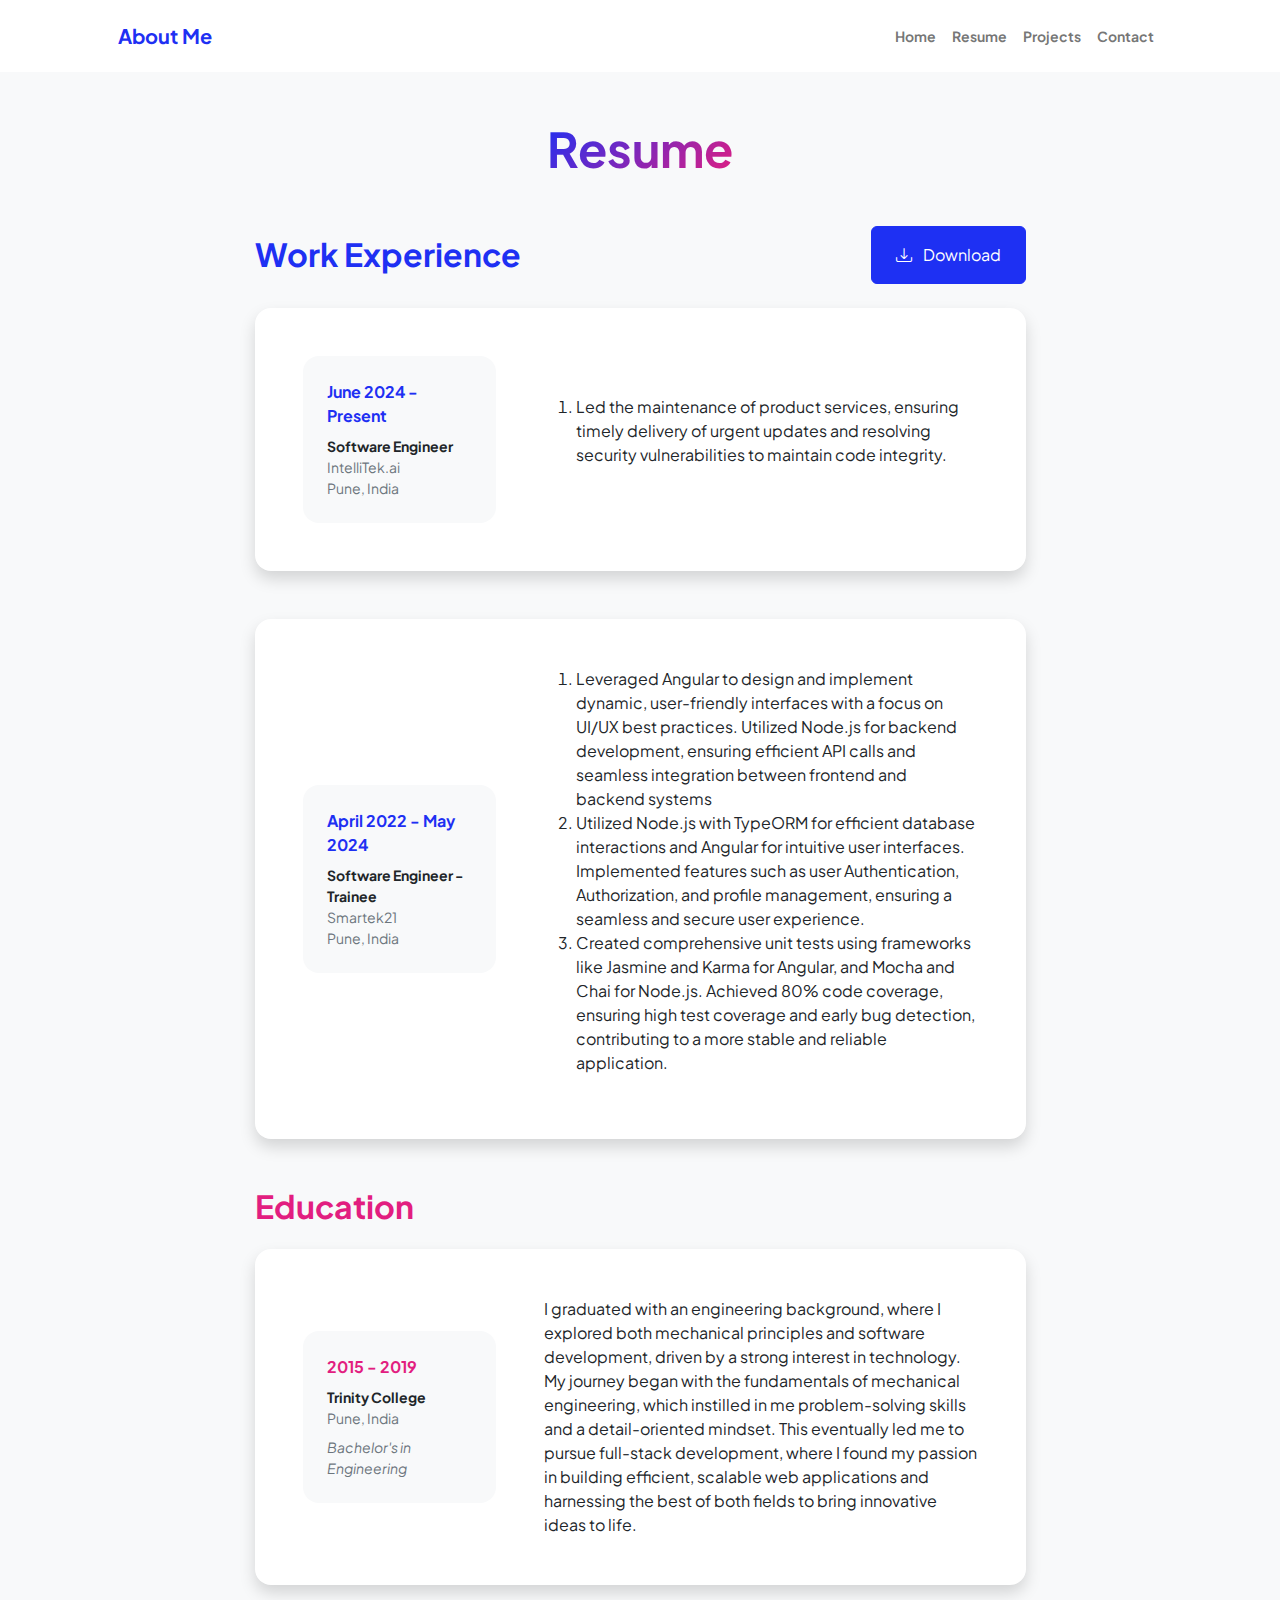
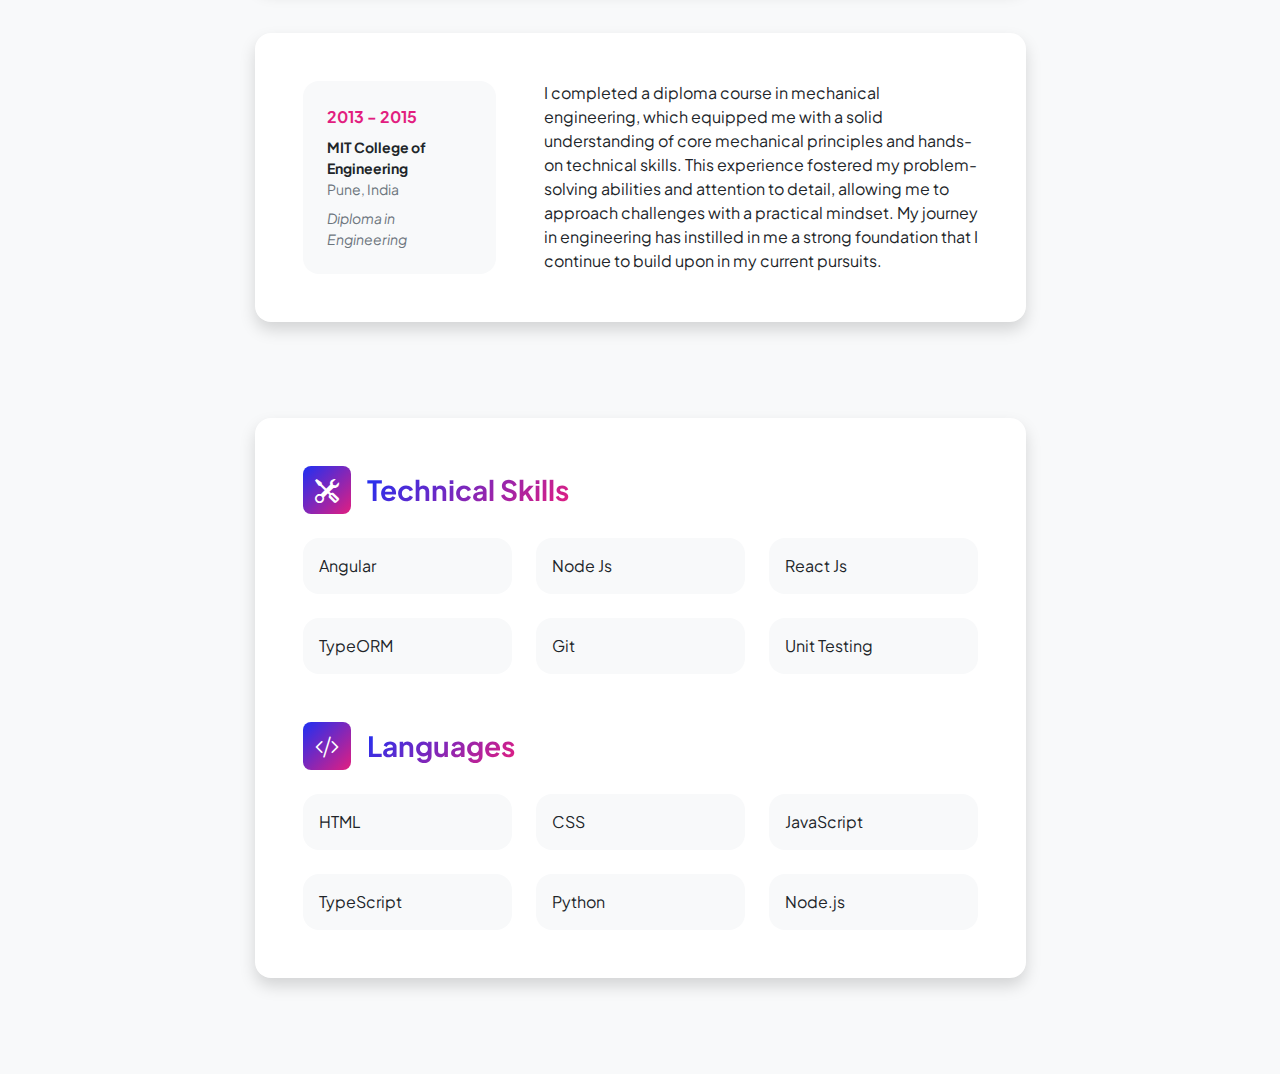
<file: resume.html>
<!DOCTYPE html>
<html lang="en">
    <head>
        <meta charset="utf-8" />
        <meta name="viewport" content="width=device-width, initial-scale=1, shrink-to-fit=no" />
        <meta name="description" content="" />
        <meta name="author" content="" />
        <title>Akshay Shelar | Full-Stack Developer</title>
        <!-- Favicon-->
        <link rel="icon" type="image/x-icon" href="assets/favicon.ico" />
        <!-- Custom Google font-->
        <link rel="preconnect" href="https://fonts.googleapis.com" />
        <link rel="preconnect" href="https://fonts.gstatic.com" crossorigin />
        <link href="https://fonts.googleapis.com/css2?family=Plus+Jakarta+Sans:wght@100;200;300;400;500;600;700;800;900&amp;display=swap" rel="stylesheet" />
        <!-- Bootstrap icons-->
        <link href="https://cdn.jsdelivr.net/npm/bootstrap-icons@1.8.1/font/bootstrap-icons.css" rel="stylesheet" />
        <!-- Core theme CSS (includes Bootstrap)-->
        <link href="css/styles.css" rel="stylesheet" />
    </head>
    <body class="d-flex flex-column h-100 bg-light">
        <main class="flex-shrink-0">
            <!-- Navigation-->
            <nav class="navbar navbar-expand-lg navbar-light bg-white py-3">
                <div class="container px-5">
                    <a class="navbar-brand" href="index.html"><span class="fw-bolder text-primary">About Me</span></a>
                    <button class="navbar-toggler" type="button" data-bs-toggle="collapse" data-bs-target="#navbarSupportedContent" aria-controls="navbarSupportedContent" aria-expanded="false" aria-label="Toggle navigation"><span class="navbar-toggler-icon"></span></button>
                    <div class="collapse navbar-collapse" id="navbarSupportedContent">
                        <ul class="navbar-nav ms-auto mb-2 mb-lg-0 small fw-bolder">
                            <li class="nav-item"><a class="nav-link" href="index.html">Home</a></li>
                            <li class="nav-item"><a class="nav-link" href="resume.html">Resume</a></li>
                            <li class="nav-item"><a class="nav-link" href="projects.html">Projects</a></li>
                            <li class="nav-item"><a class="nav-link" href="contact.html">Contact</a></li>
                        </ul>
                    </div>
                </div>
            </nav>
            <!-- Page Content-->
            <div class="container px-5 my-5">
                <div class="text-center mb-5">
                    <h1 class="display-5 fw-bolder mb-0"><span class="text-gradient d-inline">Resume</span></h1>
                </div>
                <div class="row gx-5 justify-content-center">
                    <div class="col-lg-11 col-xl-9 col-xxl-8">
                        <!-- Experience Section-->
                        <section>
                            <div class="d-flex align-items-center justify-content-between mb-4">
                                <h2 class="text-primary fw-bolder mb-0">Work Experience</h2>
                                <!-- Download resume button-->
                                <!-- Note: Set the link href target to a PDF file within your project-->
                                <a class="btn btn-primary px-4 py-3" href="documents/cv.pdf">
                                    <div class="d-inline-block bi bi-download me-2"></div>
                                    Download
                                </a>
                            </div>
                            <!-- Experience Card 1-->
                            <div class="card shadow border-0 rounded-4 mb-5">
                                <div class="card-body p-5">
                                    <div class="row align-items-center gx-5">
                                        <div class="col text-center text-lg-start mb-4 mb-lg-0">
                                            <div class="bg-light p-4 rounded-4">
                                                <div class="text-primary fw-bolder mb-2">June 2024 - Present</div>
                                                <div class="small fw-bolder">Software Engineer</div>
                                                <div class="small text-muted">IntelliTek.ai</div>
                                                <div class="small text-muted">Pune, India</div>
                                            </div>
                                        </div>
                                        <div class="col-lg-8">
                                            <div>
                                                <ol>
                                                    <li>
                                                        Led the maintenance of product services, ensuring timely delivery of urgent updates and resolving
                                                        security
                                                        vulnerabilities to maintain code integrity.
                                                    </li>
                                                </ol>
                                            </div>
                                        </div>
                                        </div>
                                </div>
                            </div>
                            <!-- Experience Card 2-->
                            <div class="card shadow border-0 rounded-4 mb-5">
                                <div class="card-body p-5">
                                    <div class="row align-items-center gx-5">
                                        <div class="col text-center text-lg-start mb-4 mb-lg-0">
                                            <div class="bg-light p-4 rounded-4">
                                                <div class="text-primary fw-bolder mb-2">April 2022 - May 2024</div>
                                                <div class="small fw-bolder">Software Engineer - Trainee</div>
                                                <div class="small text-muted">Smartek21</div>
                                                <div class="small text-muted">Pune, India</div>
                                            </div>
                                        </div>
                                        <div class="col-lg-8">
                                            <div>
                                                <ol>
                                                    <li>Leveraged Angular to design and implement dynamic, user-friendly interfaces with a focus on UI/UX best
                                                        practices. Utilized Node.js for backend development, ensuring efficient API calls and seamless
                                                        integration
                                                        between frontend and backend systems</li>
                                                    <li>Utilized Node.js with TypeORM for efficient database interactions and Angular for intuitive user
                                                        interfaces.
                                                        Implemented features such as user Authentication, Authorization, and profile management, ensuring a
                                                        seamless and secure user experience.</li>
                                                    <li>
                                                        Created comprehensive unit tests using frameworks like Jasmine and Karma for Angular, and Mocha
                                                        and Chai for Node.js. Achieved 80% code coverage,
                                                        ensuring high test coverage and early bug detection, contributing to a more stable and reliable
                                                        application.
                                                    </li>
                                                </ol>
                                            </div>
                                        </div>
                                        </div>
                                        </div>
                            </div>
                        </section>
                        <!-- Education Section-->
                        <section>
                            <h2 class="text-secondary fw-bolder mb-4">Education</h2>
                            <!-- Education Card 1-->
                            <div class="card shadow border-0 rounded-4 mb-5">
                                <div class="card-body p-5">
                                    <div class="row align-items-center gx-5">
                                        <div class="col text-center text-lg-start mb-4 mb-lg-0">
                                            <div class="bg-light p-4 rounded-4">
                                                <div class="text-secondary fw-bolder mb-2">2015 - 2019</div>
                                                <div class="mb-2">
                                                    <div class="small fw-bolder">Trinity College</div>
                                                    <div class="small text-muted">Pune, India</div>
                                                </div>
                                                <div class="fst-italic">
                                                    <div class="small text-muted">Bachelor's in Engineering</div>
                                                </div>
                                            </div>
                                        </div>
                                        <div class="col-lg-8"><div>I graduated with an engineering background, where I explored both mechanical principles and software development, driven by a strong interest in technology. My journey began with the fundamentals of mechanical engineering, which instilled in me problem-solving skills and a detail-oriented mindset. This eventually led me to pursue full-stack development, where I found my passion in building efficient, scalable web applications and harnessing the best of both fields to bring innovative ideas to life.</div></div>
                                    </div>
                                </div>
                            </div>
                            <!-- Education Card 2-->
                            <div class="card shadow border-0 rounded-4 mb-5">
                                <div class="card-body p-5">
                                    <div class="row align-items-center gx-5">
                                        <div class="col text-center text-lg-start mb-4 mb-lg-0">
                                            <div class="bg-light p-4 rounded-4">
                                                <div class="text-secondary fw-bolder mb-2">2013 - 2015</div>
                                                <div class="mb-2">
                                                    <div class="small fw-bolder">MIT College of Engineering</div>
                                                    <div class="small text-muted">Pune, India</div>
                                                </div>
                                                <div class="fst-italic">
                                                    <div class="small text-muted">Diploma in Engineering</div>
                                                </div>
                                            </div>
                                        </div>
                                        <div class="col-lg-8"><div>I completed a diploma course in mechanical engineering, which equipped me with a solid understanding of core mechanical principles and hands-on technical skills. This experience fostered my problem-solving abilities and attention to detail, allowing me to approach challenges with a practical mindset. My journey in engineering has instilled in me a strong foundation that I continue to build upon in my current pursuits.</div></div>
                                    </div>
                                </div>
                            </div>
                        </section>
                        <!-- Divider-->
                        <div class="pb-5"></div>
                        <!-- Skills Section-->
                        <section>
                            <!-- Skillset Card-->
                            <div class="card shadow border-0 rounded-4 mb-5">
                                <div class="card-body p-5">
                                    <!-- Professional skills list-->
                                    <div class="mb-5">
                                        <div class="d-flex align-items-center mb-4">
                                            <div class="feature bg-primary bg-gradient-primary-to-secondary text-white rounded-3 me-3"><i class="bi bi-tools"></i></div>
                                            <h3 class="fw-bolder mb-0"><span class="text-gradient d-inline">Technical Skills</span></h3>
                                        </div>
                                        <div class="row row-cols-1 row-cols-md-3 mb-4">
                                            <div class="col mb-4 mb-md-0"><div class="d-flex align-items-center bg-light rounded-4 p-3 h-100">Angular</div></div>
                                            <div class="col mb-4 mb-md-0"><div class="d-flex align-items-center bg-light rounded-4 p-3 h-100">Node Js</div></div>
                                            <div class="col mb-4 mb-md-0"><div class="d-flex align-items-center bg-light rounded-4 p-3 h-100">React Js</div></div>
                                        </div>
                                        <div class="row row-cols-1 row-cols-md-3">
                                            <div class="col mb-4 mb-md-0"><div class="d-flex align-items-center bg-light rounded-4 p-3 h-100">TypeORM</div></div>
                                            <div class="col mb-4 mb-md-0"><div class="d-flex align-items-center bg-light rounded-4 p-3 h-100">Git</div></div>
                                            <div class="col"><div class="d-flex align-items-center bg-light rounded-4 p-3 h-100">Unit Testing</div></div>
                                        </div>
                                    </div>
                                    <!-- Languages list-->
                                    <div class="mb-0">
                                        <div class="d-flex align-items-center mb-4">
                                            <div class="feature bg-primary bg-gradient-primary-to-secondary text-white rounded-3 me-3"><i class="bi bi-code-slash"></i></div>
                                            <h3 class="fw-bolder mb-0"><span class="text-gradient d-inline">Languages</span></h3>
                                        </div>
                                        <div class="row row-cols-1 row-cols-md-3 mb-4">
                                            <div class="col mb-4 mb-md-0"><div class="d-flex align-items-center bg-light rounded-4 p-3 h-100">HTML</div></div>
                                            <div class="col mb-4 mb-md-0"><div class="d-flex align-items-center bg-light rounded-4 p-3 h-100">CSS</div></div>
                                            <div class="col"><div class="d-flex align-items-center bg-light rounded-4 p-3 h-100">JavaScript</div></div>
                                        </div>
                                        <div class="row row-cols-1 row-cols-md-3">
                                            <div class="col mb-4 mb-md-0"><div class="d-flex align-items-center bg-light rounded-4 p-3 h-100">TypeScript</div></div>
                                            <div class="col mb-4 mb-md-0"><div class="d-flex align-items-center bg-light rounded-4 p-3 h-100">Python</div></div>
                                            <div class="col"><div class="d-flex align-items-center bg-light rounded-4 p-3 h-100">Node.js</div></div>
                                        </div>
                                    </div>
                                </div>
                            </div>
                        </section>
                    </div>
                </div>
            </div>
        </main>
        <!-- Footer-->
        <!-- <footer class="bg-white py-4 mt-auto">
            <div class="container px-5">
                <div class="row align-items-center justify-content-between flex-column flex-sm-row">
                    <div class="col-auto"><div class="small m-0">Copyright &copy; Your Website 2023</div></div>
                    <div class="col-auto">
                        <a class="small" href="#!">Privacy</a>
                        <span class="mx-1">&middot;</span>
                        <a class="small" href="#!">Terms</a>
                        <span class="mx-1">&middot;</span>
                        <a class="small" href="#!">Contact</a>
                    </div>
                </div>
            </div>
        </footer> -->
        <!-- Bootstrap core JS-->
        <script src="https://cdn.jsdelivr.net/npm/bootstrap@5.2.3/dist/js/bootstrap.bundle.min.js"></script>
        <!-- Core theme JS-->
        <script src="js/scripts.js"></script>
    </body>
</html>
</file>
